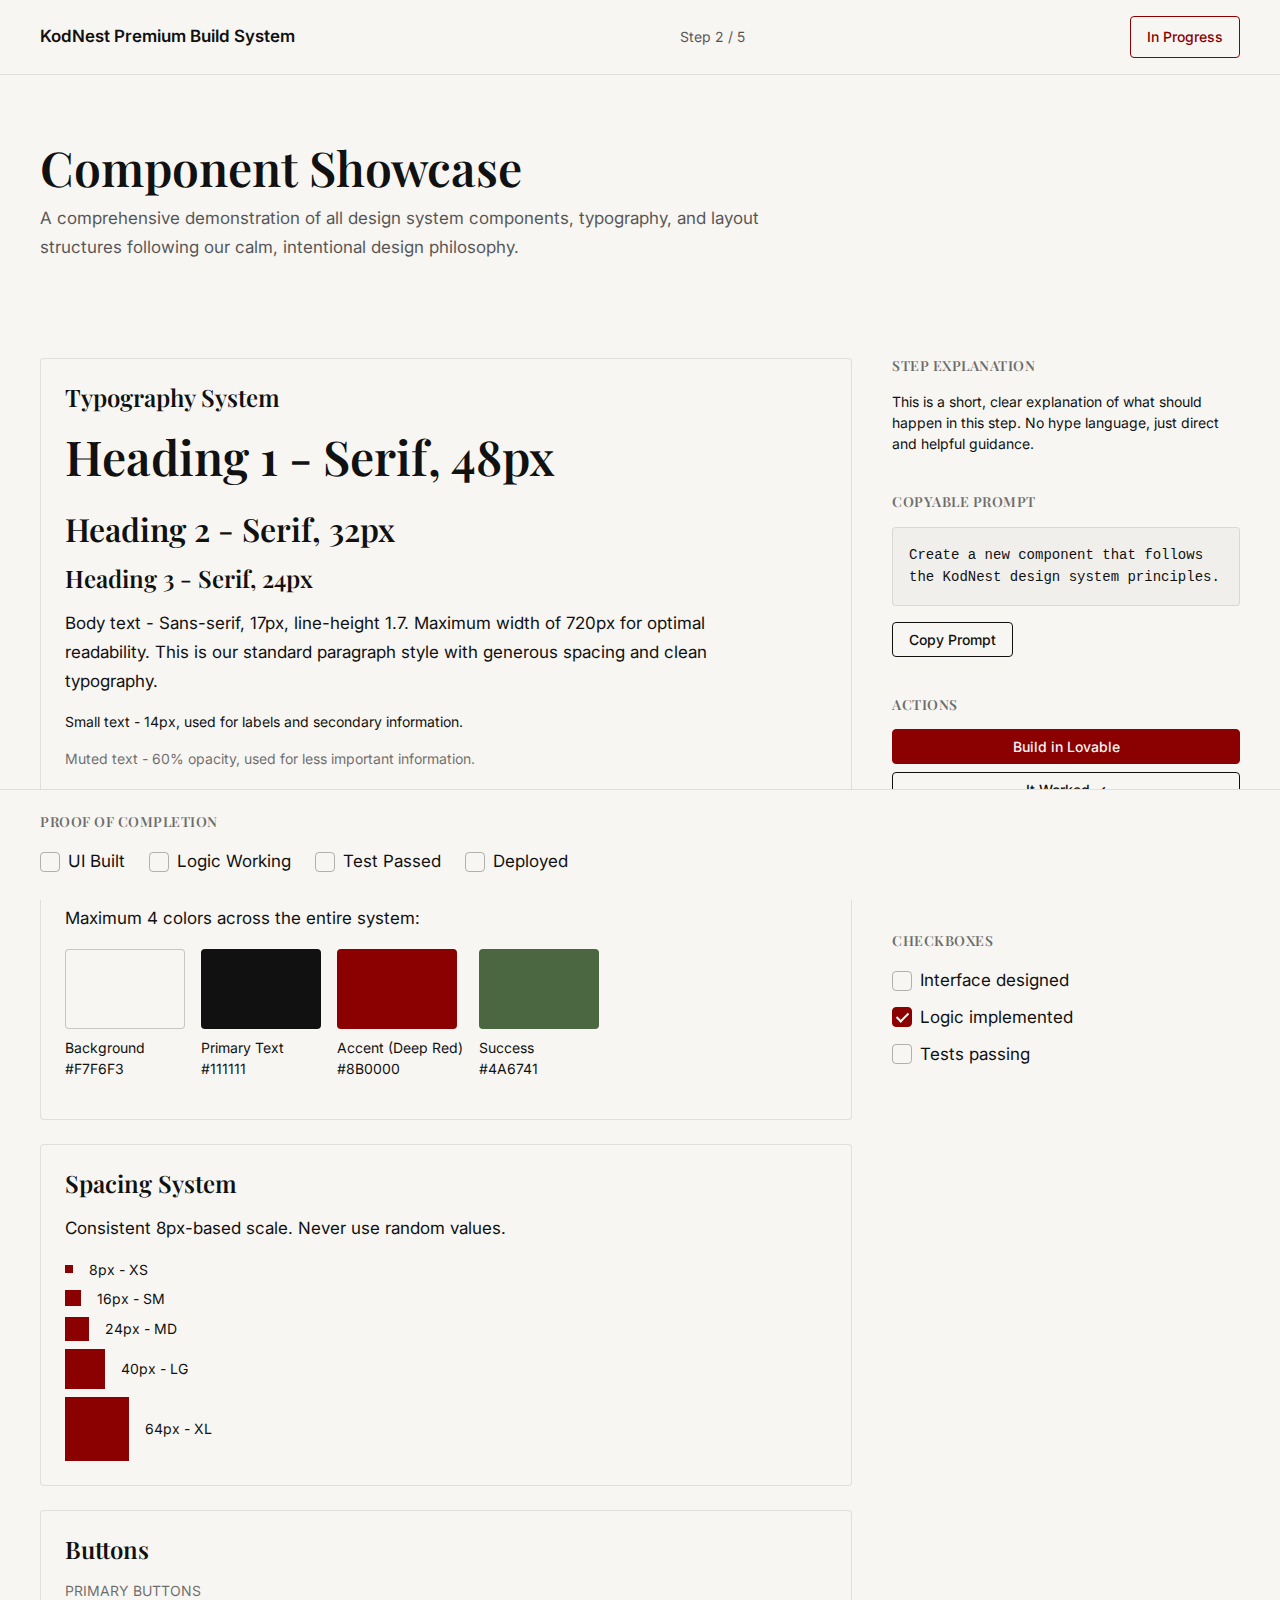
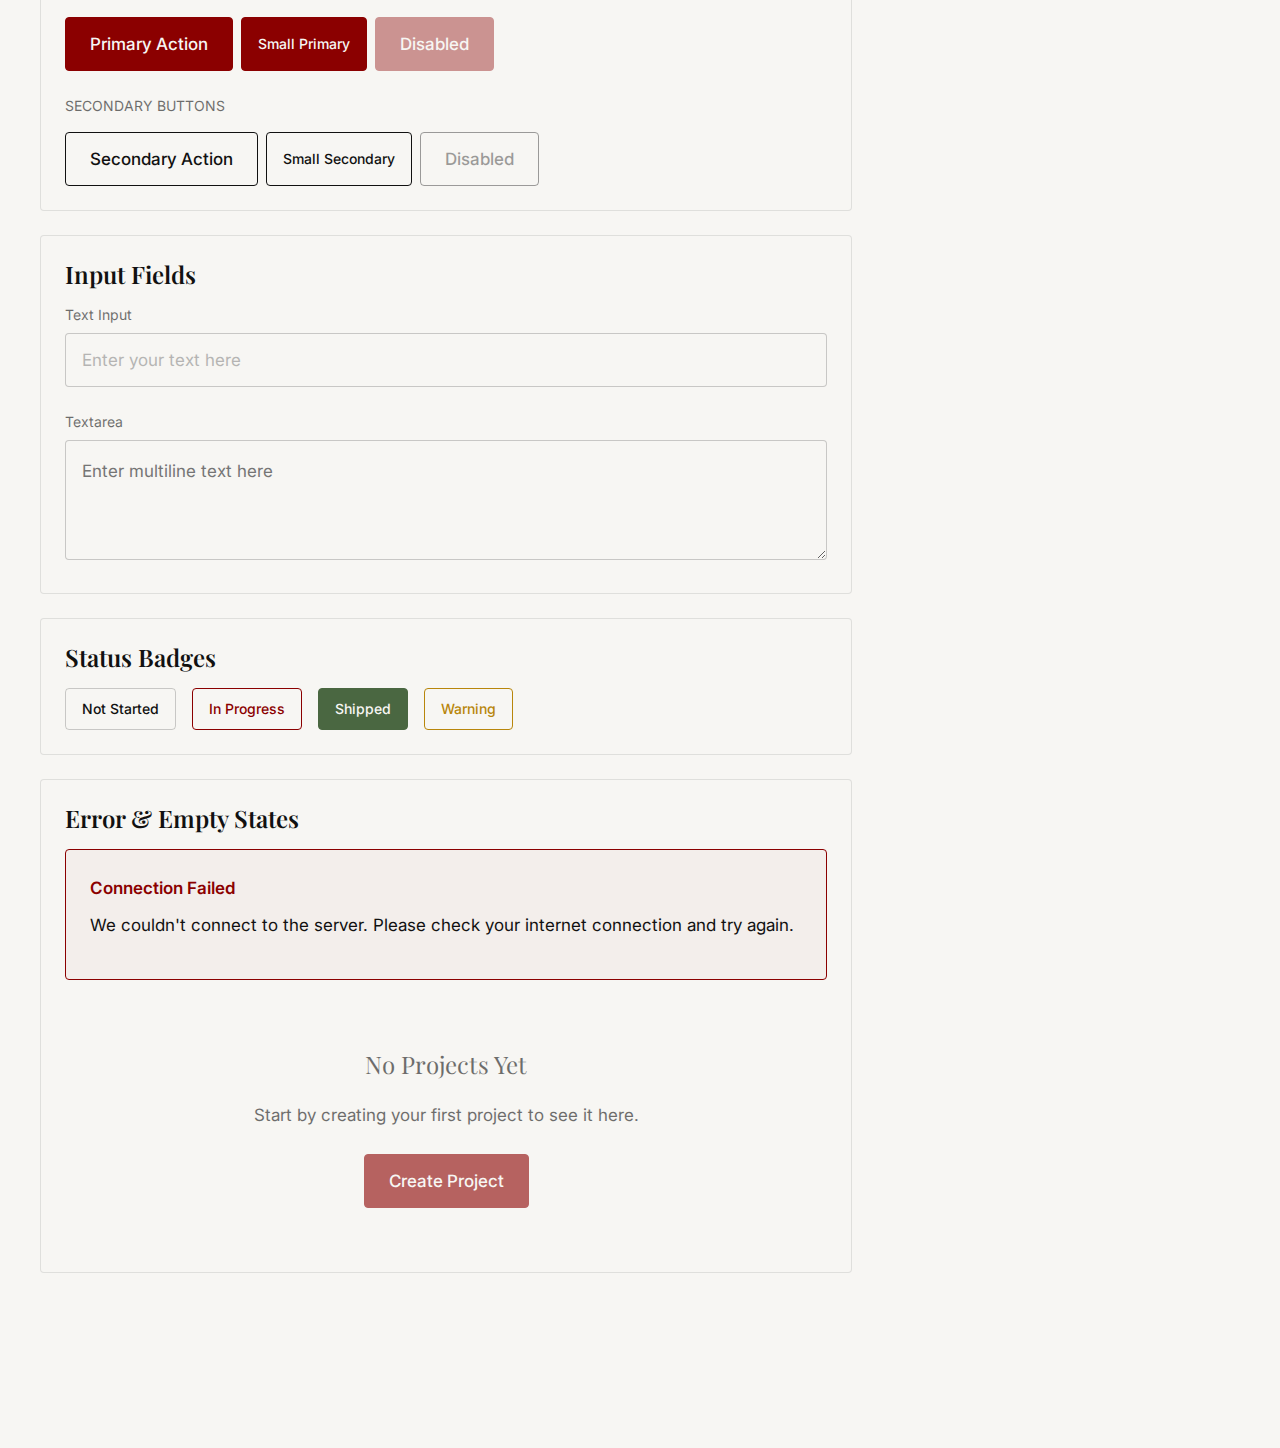
<file: deployed-version/index.html>
<!DOCTYPE html>
<html lang="en">
<head>
  <meta charset="UTF-8">
  <meta name="viewport" content="width=device-width, initial-scale=1.0">
  <title>KodNest Premium Build System - Component Showcase</title>
  
  <!-- Google Fonts -->
  <link rel="preconnect" href="https://fonts.googleapis.com">
  <link rel="preconnect" href="https://fonts.gstatic.com" crossorigin>
  <link href="https://fonts.googleapis.com/css2?family=Inter:wght@400;500;600&family=Playfair+Display:wght@600;700&display=swap" rel="stylesheet">
  
  <!-- Design System CSS -->
  <link rel="stylesheet" href="kodnest-design-system.css">
</head>
<body>

  <!-- TOP BAR -->
  <div class="kn-top-bar">
    <div class="kn-top-bar__left">KodNest Premium Build System</div>
    <div class="kn-top-bar__center">
      <span class="kn-progress">Step 2 / 5</span>
    </div>
    <div class="kn-top-bar__right">
      <span class="kn-badge kn-badge--in-progress">In Progress</span>
    </div>
  </div>

  <!-- CONTEXT HEADER -->
  <div class="kn-context-header">
    <h1 class="kn-context-header__title">Component Showcase</h1>
    <p class="kn-context-header__subtitle">A comprehensive demonstration of all design system components, typography, and layout structures following our calm, intentional design philosophy.</p>
  </div>

  <!-- MAIN CONTAINER: WORKSPACE + PANEL -->
  <div class="kn-main-container">
    
    <!-- PRIMARY WORKSPACE (70%) -->
    <div class="kn-workspace">
      
      <!-- Typography Section -->
      <div class="kn-card">
        <h2 class="kn-card__title">Typography System</h2>
        <div class="kn-card__content">
          <h1>Heading 1 - Serif, 48px</h1>
          <h2>Heading 2 - Serif, 32px</h2>
          <h3>Heading 3 - Serif, 24px</h3>
          <p>Body text - Sans-serif, 17px, line-height 1.7. Maximum width of 720px for optimal readability. This is our standard paragraph style with generous spacing and clean typography.</p>
          <p class="text-small">Small text - 14px, used for labels and secondary information.</p>
          <p class="text-small text-muted">Muted text - 60% opacity, used for less important information.</p>
        </div>
      </div>

      <!-- Color Palette -->
      <div class="kn-card">
        <h2 class="kn-card__title">Color Palette</h2>
        <div class="kn-card__content">
          <p class="kn-mb-sm">Maximum 4 colors across the entire system:</p>
          <div style="display: flex; gap: 16px; flex-wrap: wrap;">
            <div>
              <div style="width: 120px; height: 80px; background: #F7F6F3; border: 1px solid rgba(17,17,17,0.2); border-radius: 4px;"></div>
              <p class="text-small kn-mt-xs">Background<br>#F7F6F3</p>
            </div>
            <div>
              <div style="width: 120px; height: 80px; background: #111111; border-radius: 4px;"></div>
              <p class="text-small kn-mt-xs">Primary Text<br>#111111</p>
            </div>
            <div>
              <div style="width: 120px; height: 80px; background: #8B0000; border-radius: 4px;"></div>
              <p class="text-small kn-mt-xs">Accent (Deep Red)<br>#8B0000</p>
            </div>
            <div>
              <div style="width: 120px; height: 80px; background: #4A6741; border-radius: 4px;"></div>
              <p class="text-small kn-mt-xs">Success<br>#4A6741</p>
            </div>
          </div>
        </div>
      </div>

      <!-- Spacing System -->
      <div class="kn-card">
        <h2 class="kn-card__title">Spacing System</h2>
        <div class="kn-card__content">
          <p class="kn-mb-sm">Consistent 8px-based scale. Never use random values.</p>
          <div style="display: flex; flex-direction: column; gap: 8px;">
            <div style="display: flex; align-items: center; gap: 16px;">
              <div style="width: 8px; height: 8px; background: #8B0000;"></div>
              <span class="text-small">8px - XS</span>
            </div>
            <div style="display: flex; align-items: center; gap: 16px;">
              <div style="width: 16px; height: 16px; background: #8B0000;"></div>
              <span class="text-small">16px - SM</span>
            </div>
            <div style="display: flex; align-items: center; gap: 16px;">
              <div style="width: 24px; height: 24px; background: #8B0000;"></div>
              <span class="text-small">24px - MD</span>
            </div>
            <div style="display: flex; align-items: center; gap: 16px;">
              <div style="width: 40px; height: 40px; background: #8B0000;"></div>
              <span class="text-small">40px - LG</span>
            </div>
            <div style="display: flex; align-items: center; gap: 16px;">
              <div style="width: 64px; height: 64px; background: #8B0000;"></div>
              <span class="text-small">64px - XL</span>
            </div>
          </div>
        </div>
      </div>

      <!-- Buttons -->
      <div class="kn-card">
        <h2 class="kn-card__title">Buttons</h2>
        <div class="kn-card__content">
          <div class="kn-mb-md">
            <p class="text-small text-muted kn-mb-sm">PRIMARY BUTTONS</p>
            <div class="kn-button-group">
              <button class="kn-button kn-button--primary">Primary Action</button>
              <button class="kn-button kn-button--primary kn-button--small">Small Primary</button>
              <button class="kn-button kn-button--primary" disabled>Disabled</button>
            </div>
          </div>
          <div>
            <p class="text-small text-muted kn-mb-sm">SECONDARY BUTTONS</p>
            <div class="kn-button-group">
              <button class="kn-button kn-button--secondary">Secondary Action</button>
              <button class="kn-button kn-button--secondary kn-button--small">Small Secondary</button>
              <button class="kn-button kn-button--secondary" disabled>Disabled</button>
            </div>
          </div>
        </div>
      </div>

      <!-- Input Fields -->
      <div class="kn-card">
        <h2 class="kn-card__title">Input Fields</h2>
        <div class="kn-card__content">
          <div class="kn-mb-md">
            <label class="text-small text-muted kn-mb-xs" style="display: block;">Text Input</label>
            <input type="text" class="kn-input" placeholder="Enter your text here">
          </div>
          <div>
            <label class="text-small text-muted kn-mb-xs" style="display: block;">Textarea</label>
            <textarea class="kn-textarea" placeholder="Enter multiline text here"></textarea>
          </div>
        </div>
      </div>

      <!-- Status Badges -->
      <div class="kn-card">
        <h2 class="kn-card__title">Status Badges</h2>
        <div class="kn-card__content">
          <div style="display: flex; gap: 16px; flex-wrap: wrap;">
            <span class="kn-badge kn-badge--not-started">Not Started</span>
            <span class="kn-badge kn-badge--in-progress">In Progress</span>
            <span class="kn-badge kn-badge--shipped">Shipped</span>
            <span class="kn-badge kn-badge--warning">Warning</span>
          </div>
        </div>
      </div>

      <!-- Error & Empty States -->
      <div class="kn-card">
        <h2 class="kn-card__title">Error & Empty States</h2>
        <div class="kn-card__content">
          <div class="kn-error-state kn-mb-md">
            <p class="kn-error-state__title">Connection Failed</p>
            <p class="kn-error-state__message">We couldn't connect to the server. Please check your internet connection and try again.</p>
          </div>
          
          <div class="kn-empty-state">
            <p class="kn-empty-state__title">No Projects Yet</p>
            <p>Start by creating your first project to see it here.</p>
            <div class="kn-empty-state__action">
              <button class="kn-button kn-button--primary">Create Project</button>
            </div>
          </div>
        </div>
      </div>

    </div>

    <!-- SECONDARY PANEL (30%) -->
    <div class="kn-panel">
      
      <div class="kn-panel__section">
        <h3 class="kn-panel__section-title">Step Explanation</h3>
        <p class="text-small kn-mb-md">This is a short, clear explanation of what should happen in this step. No hype language, just direct and helpful guidance.</p>
      </div>

      <div class="kn-panel__section">
        <h3 class="kn-panel__section-title">Copyable Prompt</h3>
        <div class="kn-prompt-box kn-mb-sm">
          <pre class="kn-prompt-box__content">Create a new component that follows the KodNest design system principles.</pre>
        </div>
        <button class="kn-button kn-button--secondary kn-button--small">Copy Prompt</button>
      </div>

      <div class="kn-panel__section">
        <h3 class="kn-panel__section-title">Actions</h3>
        <div class="kn-button-group" style="flex-direction: column; align-items: stretch;">
          <button class="kn-button kn-button--primary kn-button--small">Build in Lovable</button>
          <button class="kn-button kn-button--secondary kn-button--small">It Worked ✓</button>
          <button class="kn-button kn-button--secondary kn-button--small">Error Report</button>
          <button class="kn-button kn-button--secondary kn-button--small">Add Screenshot</button>
        </div>
      </div>

      <div class="kn-panel__section">
        <h3 class="kn-panel__section-title">Checkboxes</h3>
        <label class="kn-checkbox kn-mb-xs">
          <input type="checkbox" class="kn-checkbox__input">
          <span class="kn-checkbox__label">Interface designed</span>
        </label>
        <label class="kn-checkbox kn-mb-xs">
          <input type="checkbox" class="kn-checkbox__input" checked>
          <span class="kn-checkbox__label">Logic implemented</span>
        </label>
        <label class="kn-checkbox">
          <input type="checkbox" class="kn-checkbox__input">
          <span class="kn-checkbox__label">Tests passing</span>
        </label>
      </div>

    </div>

  </div>

  <!-- PROOF FOOTER -->
  <div class="kn-proof-footer">
    <h3 class="kn-proof-footer__title">Proof of Completion</h3>
    <div class="kn-proof-checklist">
      <label class="kn-checkbox">
        <input type="checkbox" class="kn-checkbox__input">
        <span class="kn-checkbox__label">UI Built</span>
      </label>
      <label class="kn-checkbox">
        <input type="checkbox" class="kn-checkbox__input">
        <span class="kn-checkbox__label">Logic Working</span>
      </label>
      <label class="kn-checkbox">
        <input type="checkbox" class="kn-checkbox__input">
        <span class="kn-checkbox__label">Test Passed</span>
      </label>
      <label class="kn-checkbox">
        <input type="checkbox" class="kn-checkbox__input">
        <span class="kn-checkbox__label">Deployed</span>
      </label>
    </div>
  </div>

</body>
</html>
</file>
<file: deployed-version/kodnest-design-system.css>
/*
 * KodNest Premium Build System
 * Design System v1.0
 * 
 * Philosophy: Calm, Intentional, Coherent, Confident
 * No gradients, no glassmorphism, no neon, no animation noise
 */

/* ============================================
   CSS CUSTOM PROPERTIES (DESIGN TOKENS)
   ============================================ */

:root {
    /* Color System - Maximum 4 colors */
    --color-background: #F7F6F3;
    --color-text-primary: #111111;
    --color-accent: #8B0000;
    --color-success: #4A6741;
    --color-warning: #B8860B;

    /* Typography */
    --font-serif: 'Playfair Display', 'Georgia', serif;
    --font-sans: 'Inter', -apple-system, BlinkMacSystemFont, 'Segoe UI', sans-serif;

    --font-size-body: 17px;
    --line-height-body: 1.7;
    --line-height-heading: 1.2;

    --font-size-h1: 48px;
    --font-size-h2: 32px;
    --font-size-h3: 24px;
    --font-size-small: 14px;

    /* Spacing System - Strict 8px scale */
    --space-xs: 8px;
    --space-sm: 16px;
    --space-md: 24px;
    --space-lg: 40px;
    --space-xl: 64px;

    /* Layout Widths */
    --text-max-width: 720px;
    --workspace-split: 70%;
    --panel-split: 30%;

    /* Interaction */
    --transition-speed: 180ms;
    --transition-timing: ease-in-out;
    --border-radius: 4px;
}

/* ============================================
   RESET & BASE STYLES
   ============================================ */

* {
    margin: 0;
    padding: 0;
    box-sizing: border-box;
}

html {
    font-size: 16px;
}

body {
    font-family: var(--font-sans);
    font-size: var(--font-size-body);
    line-height: var(--line-height-body);
    color: var(--color-text-primary);
    background-color: var(--color-background);
    -webkit-font-smoothing: antialiased;
    -moz-osx-font-smoothing: grayscale;
}

/* ============================================
   TYPOGRAPHY SYSTEM
   ============================================ */

h1,
h2,
h3,
h4,
h5,
h6 {
    font-family: var(--font-serif);
    line-height: var(--line-height-heading);
    font-weight: 600;
    margin-bottom: var(--space-sm);
}

h1 {
    font-size: var(--font-size-h1);
    margin-bottom: var(--space-md);
}

h2 {
    font-size: var(--font-size-h2);
}

h3 {
    font-size: var(--font-size-h3);
}

p {
    margin-bottom: var(--space-sm);
    max-width: var(--text-max-width);
}

.text-small {
    font-size: var(--font-size-small);
    line-height: 1.5;
}

.text-muted {
    opacity: 0.6;
}

/* ============================================
   GLOBAL LAYOUT STRUCTURE
   ============================================ */

/* Top Bar */
.kn-top-bar {
    display: flex;
    align-items: center;
    justify-content: space-between;
    padding: var(--space-sm) var(--space-lg);
    background: var(--color-background);
    border-bottom: 1px solid rgba(17, 17, 17, 0.1);
}

.kn-top-bar__left {
    font-weight: 600;
    font-size: var(--font-size-body);
}

.kn-top-bar__center {
    font-size: var(--font-size-small);
    color: var(--color-text-primary);
    opacity: 0.7;
}

/* Context Header */
.kn-context-header {
    padding: var(--space-xl) var(--space-lg) var(--space-lg);
    max-width: 1400px;
    margin: 0 auto;
}

.kn-context-header__title {
    font-size: var(--font-size-h1);
    font-family: var(--font-serif);
    margin-bottom: var(--space-xs);
}

.kn-context-header__subtitle {
    font-size: var(--font-size-body);
    opacity: 0.7;
    max-width: var(--text-max-width);
}

/* Main Container - Workspace + Panel */
.kn-main-container {
    display: flex;
    gap: var(--space-lg);
    padding: var(--space-lg);
    max-width: 1400px;
    margin: 0 auto;
    min-height: 500px;
}

/* Primary Workspace (70%) */
.kn-workspace {
    flex: 7;
    min-width: 0;
}

/* Secondary Panel (30%) */
.kn-panel {
    flex: 3;
    min-width: 280px;
}

.kn-panel__section {
    margin-bottom: var(--space-lg);
}

.kn-panel__section-title {
    font-size: var(--font-size-small);
    font-weight: 600;
    text-transform: uppercase;
    letter-spacing: 0.5px;
    margin-bottom: var(--space-sm);
    opacity: 0.6;
}

/* Proof Footer */
.kn-proof-footer {
    position: sticky;
    bottom: 0;
    background: var(--color-background);
    border-top: 1px solid rgba(17, 17, 17, 0.1);
    padding: var(--space-md) var(--space-lg);
}

.kn-proof-footer__title {
    font-size: var(--font-size-small);
    font-weight: 600;
    text-transform: uppercase;
    letter-spacing: 0.5px;
    margin-bottom: var(--space-sm);
    opacity: 0.6;
}

.kn-proof-checklist {
    display: flex;
    gap: var(--space-md);
    flex-wrap: wrap;
}

/* ============================================
   COMPONENTS
   ============================================ */

/* Buttons */
.kn-button {
    font-family: var(--font-sans);
    font-size: var(--font-size-body);
    padding: var(--space-sm) var(--space-md);
    border-radius: var(--border-radius);
    border: 1px solid transparent;
    cursor: pointer;
    transition: all var(--transition-speed) var(--transition-timing);
    font-weight: 500;
    display: inline-block;
    text-decoration: none;
    text-align: center;
}

.kn-button--primary {
    background: var(--color-accent);
    color: var(--color-background);
    border-color: var(--color-accent);
}

.kn-button--primary:hover {
    background: #6D0000;
    border-color: #6D0000;
}

.kn-button--secondary {
    background: transparent;
    color: var(--color-text-primary);
    border-color: var(--color-text-primary);
}

.kn-button--secondary:hover {
    background: var(--color-text-primary);
    color: var(--color-background);
}

.kn-button--small {
    padding: var(--space-xs) var(--space-sm);
    font-size: var(--font-size-small);
}

.kn-button:disabled {
    opacity: 0.4;
    cursor: not-allowed;
}

.kn-button-group {
    display: flex;
    gap: var(--space-xs);
    flex-wrap: wrap;
}

/* Input Fields */
.kn-input {
    font-family: var(--font-sans);
    font-size: var(--font-size-body);
    padding: var(--space-sm);
    border: 1px solid rgba(17, 17, 17, 0.2);
    border-radius: var(--border-radius);
    background: var(--color-background);
    color: var(--color-text-primary);
    transition: border-color var(--transition-speed) var(--transition-timing);
    width: 100%;
}

.kn-input:focus {
    outline: none;
    border-color: var(--color-accent);
}

.kn-input::placeholder {
    opacity: 0.5;
}

.kn-textarea {
    font-family: var(--font-sans);
    font-size: var(--font-size-body);
    padding: var(--space-sm);
    border: 1px solid rgba(17, 17, 17, 0.2);
    border-radius: var(--border-radius);
    background: var(--color-background);
    color: var(--color-text-primary);
    transition: border-color var(--transition-speed) var(--transition-timing);
    width: 100%;
    min-height: 120px;
    resize: vertical;
    line-height: var(--line-height-body);
}

.kn-textarea:focus {
    outline: none;
    border-color: var(--color-accent);
}

/* Cards */
.kn-card {
    background: var(--color-background);
    border: 1px solid rgba(17, 17, 17, 0.1);
    border-radius: var(--border-radius);
    padding: var(--space-md);
    margin-bottom: var(--space-md);
}

.kn-card__title {
    font-family: var(--font-serif);
    font-size: var(--font-size-h3);
    margin-bottom: var(--space-sm);
}

.kn-card__content {
    font-size: var(--font-size-body);
    line-height: var(--line-height-body);
}

/* Status Badge */
.kn-badge {
    display: inline-block;
    font-size: var(--font-size-small);
    font-weight: 500;
    padding: var(--space-xs) var(--space-sm);
    border-radius: var(--border-radius);
    border: 1px solid;
}

.kn-badge--not-started {
    background: transparent;
    color: var(--color-text-primary);
    border-color: rgba(17, 17, 17, 0.2);
}

.kn-badge--in-progress {
    background: transparent;
    color: var(--color-accent);
    border-color: var(--color-accent);
}

.kn-badge--shipped {
    background: var(--color-success);
    color: var(--color-background);
    border-color: var(--color-success);
}

.kn-badge--warning {
    background: transparent;
    color: var(--color-warning);
    border-color: var(--color-warning);
}

/* Progress Indicator */
.kn-progress {
    font-size: var(--font-size-small);
    color: var(--color-text-primary);
}

/* Checkbox */
.kn-checkbox {
    display: flex;
    align-items: center;
    gap: var(--space-xs);
    cursor: pointer;
    user-select: none;
}

.kn-checkbox__input {
    appearance: none;
    width: 20px;
    height: 20px;
    border: 1px solid rgba(17, 17, 17, 0.3);
    border-radius: var(--border-radius);
    cursor: pointer;
    position: relative;
    transition: all var(--transition-speed) var(--transition-timing);
}

.kn-checkbox__input:checked {
    background: var(--color-accent);
    border-color: var(--color-accent);
}

.kn-checkbox__input:checked::after {
    content: '';
    position: absolute;
    left: 6px;
    top: 2px;
    width: 5px;
    height: 10px;
    border: solid var(--color-background);
    border-width: 0 2px 2px 0;
    transform: rotate(45deg);
}

.kn-checkbox__label {
    font-size: var(--font-size-body);
}

/* Prompt Box */
.kn-prompt-box {
    background: rgba(17, 17, 17, 0.03);
    border: 1px solid rgba(17, 17, 17, 0.1);
    border-radius: var(--border-radius);
    padding: var(--space-sm);
    font-family: 'SF Mono', 'Monaco', 'Courier New', monospace;
    font-size: 14px;
    line-height: 1.6;
    margin-bottom: var(--space-sm);
    position: relative;
}

.kn-prompt-box__content {
    margin: 0;
    white-space: pre-wrap;
    word-break: break-word;
}

/* ============================================
   UTILITY CLASSES
   ============================================ */

.kn-mb-xs {
    margin-bottom: var(--space-xs);
}

.kn-mb-sm {
    margin-bottom: var(--space-sm);
}

.kn-mb-md {
    margin-bottom: var(--space-md);
}

.kn-mb-lg {
    margin-bottom: var(--space-lg);
}

.kn-mb-xl {
    margin-bottom: var(--space-xl);
}

.kn-mt-xs {
    margin-top: var(--space-xs);
}

.kn-mt-sm {
    margin-top: var(--space-sm);
}

.kn-mt-md {
    margin-top: var(--space-md);
}

.kn-mt-lg {
    margin-top: var(--space-lg);
}

.kn-mt-xl {
    margin-top: var(--space-xl);
}

/* ============================================
   ERROR & EMPTY STATES
   ============================================ */

.kn-error-state {
    padding: var(--space-md);
    border: 1px solid var(--color-accent);
    border-radius: var(--border-radius);
    background: rgba(139, 0, 0, 0.03);
}

.kn-error-state__title {
    font-weight: 600;
    color: var(--color-accent);
    margin-bottom: var(--space-xs);
}

.kn-error-state__message {
    font-size: var(--font-size-body);
    line-height: var(--line-height-body);
}

.kn-empty-state {
    padding: var(--space-lg);
    text-align: center;
    color: var(--color-text-primary);
    opacity: 0.6;
}

.kn-empty-state__title {
    font-family: var(--font-serif);
    font-size: var(--font-size-h3);
    margin-bottom: var(--space-sm);
}

.kn-empty-state__action {
    margin-top: var(--space-md);
}

/* ============================================
   RESPONSIVE ADJUSTMENTS
   ============================================ */

@media (max-width: 968px) {
    .kn-main-container {
        flex-direction: column;
    }

    .kn-workspace,
    .kn-panel {
        flex: 1;
        width: 100%;
    }
}

@media (max-width: 640px) {
    :root {
        --font-size-h1: 36px;
        --font-size-h2: 28px;
        --font-size-body: 16px;
        --space-lg: 24px;
        --space-xl: 40px;
    }

    .kn-top-bar {
        padding: var(--space-sm);
    }

    .kn-context-header {
        padding: var(--space-lg) var(--space-sm);
    }


    .kn-main-container {
        padding: var(--space-sm);
    }

    .kn-proof-checklist {
        flex-direction: column;
    }
}

/* ============================================
   APPLICATION NAVIGATION
   ============================================ */

/* Navigation Bar */
.kn-app-nav {
    background: var(--color-background);
    border-bottom: 1px solid rgba(17, 17, 17, 0.1);
    position: sticky;
    top: 0;
    z-index: 100;
}

.kn-app-nav__container {
    max-width: 1400px;
    margin: 0 auto;
    padding: var(--space-md) var(--space-lg);
    display: flex;
    justify-content: space-between;
    align-items: center;
}

.kn-app-nav__brand {
    flex-shrink: 0;
}

.kn-app-nav__title {
    font-family: var(--font-serif);
    font-size: var(--font-size-h3);
    margin: 0;
    color: var(--color-text-primary);
}

.kn-app-nav__links {
    display: flex;
    gap: var(--space-lg);
    align-items: center;
}

.kn-app-nav__link {
    font-family: var(--font-sans);
    font-size: var(--font-size-body);
    font-weight: 500;
    color: var(--color-text-primary);
    text-decoration: none;
    padding-bottom: var(--space-xs);
    border-bottom: 2px solid transparent;
    transition: border-color var(--transition-speed) var(--transition-timing);
}

.kn-app-nav__link:hover {
    border-bottom-color: rgba(139, 0, 0, 0.3);
}

.kn-app-nav__link--active {
    border-bottom-color: var(--color-accent);
}

/* Hamburger Menu */
.kn-app-nav__hamburger {
    display: none;
    flex-direction: column;
    gap: 5px;
    background: transparent;
    border: none;
    cursor: pointer;
    padding: var(--space-xs);
}

.kn-app-nav__hamburger span {
    display: block;
    width: 24px;
    height: 2px;
    background: var(--color-text-primary);
    transition: all var(--transition-speed) var(--transition-timing);
}

.kn-app-nav__hamburger--active span:nth-child(1) {
    transform: rotate(45deg) translate(6px, 6px);
}

.kn-app-nav__hamburger--active span:nth-child(2) {
    opacity: 0;
}

.kn-app-nav__hamburger--active span:nth-child(3) {
    transform: rotate(-45deg) translate(6px, -6px);
}

/* Main Application Container */
.kn-app-main {
    max-width: 1400px;
    margin: 0 auto;
    padding: var(--space-xl) var(--space-lg);
    min-height: calc(100vh - 120px);
}

/* ============================================
   PLACEHOLDER PAGES
   ============================================ */

.kn-placeholder-page {
    display: flex;
    flex-direction: column;
    align-items: center;
    justify-content: center;
    text-align: center;
    padding: var(--space-xl) var(--space-md);
    min-height: 400px;
}

.kn-placeholder-page__title {
    font-family: var(--font-serif);
    font-size: var(--font-size-h1);
    color: var(--color-text-primary);
    margin-bottom: var(--space-sm);
}

.kn-placeholder-page__subtitle {
    font-size: var(--font-size-body);
    color: var(--color-text-primary);
    opacity: 0.6;
    max-width: var(--text-max-width);
}

/* ============================================
   MOBILE NAVIGATION
   ============================================ */

@media (max-width: 768px) {
    .kn-app-nav__hamburger {
        display: flex;
    }

    .kn-app-nav__links {
        position: absolute;
        top: 100%;
        left: 0;
        right: 0;
        background: var(--color-background);
        flex-direction: column;
        gap: 0;
        padding: 0;
        max-height: 0;
        overflow: hidden;
        transition: max-height 0.3s ease-in-out;
        border-bottom: 1px solid transparent;
    }

    .kn-app-nav__links--open {
        max-height: 400px;
        border-bottom-color: rgba(17, 17, 17, 0.1);
    }

    .kn-app-nav__link {
        width: 100%;
        padding: var(--space-md) var(--space-lg);
        border-bottom: none;
        border-left: 3px solid transparent;
    }

    .kn-app-nav__link--active {
        border-left-color: var(--color-accent);
        border-bottom-color: transparent;
        background: rgba(139, 0, 0, 0.03);
    }

    .kn-app-main {
        padding: var(--space-md) var(--space-sm);
    }

    .kn-placeholder-page__title {
        font-size: var(--font-size-h2);
    }
}
</file>
